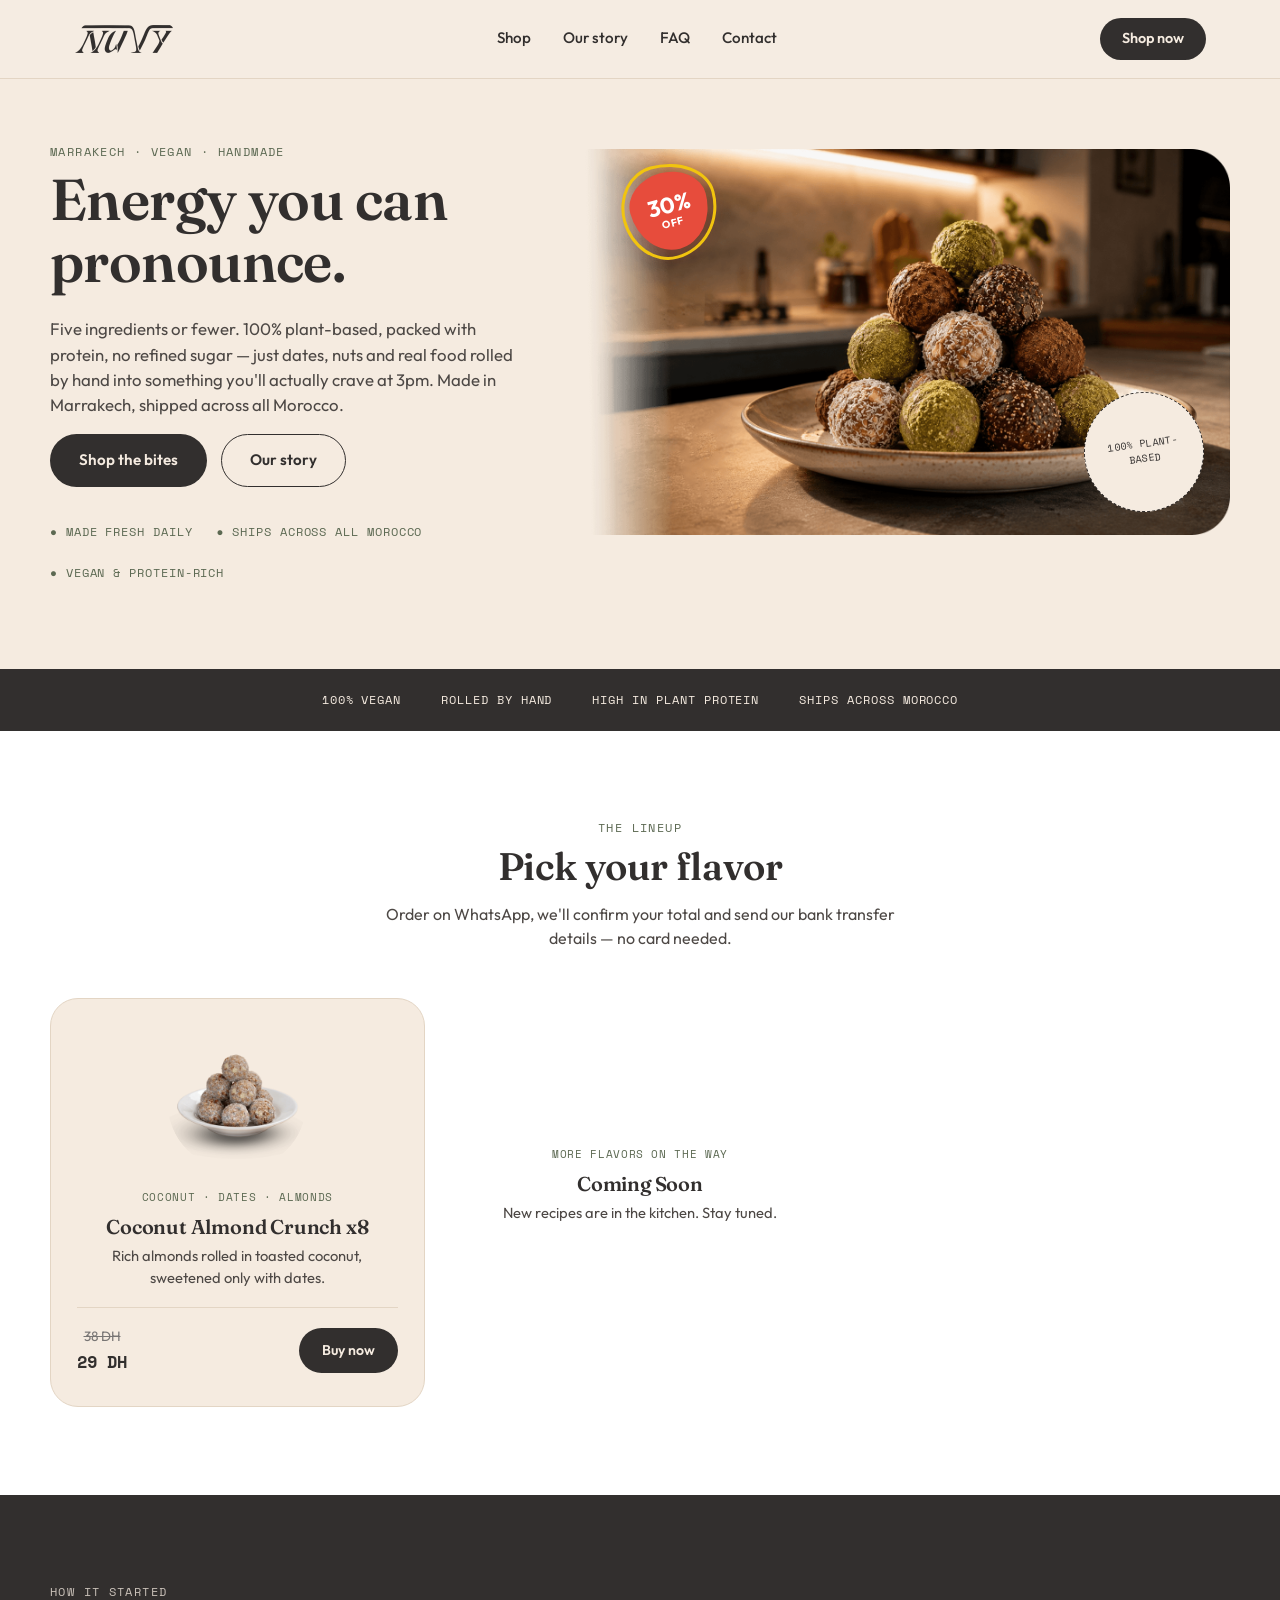
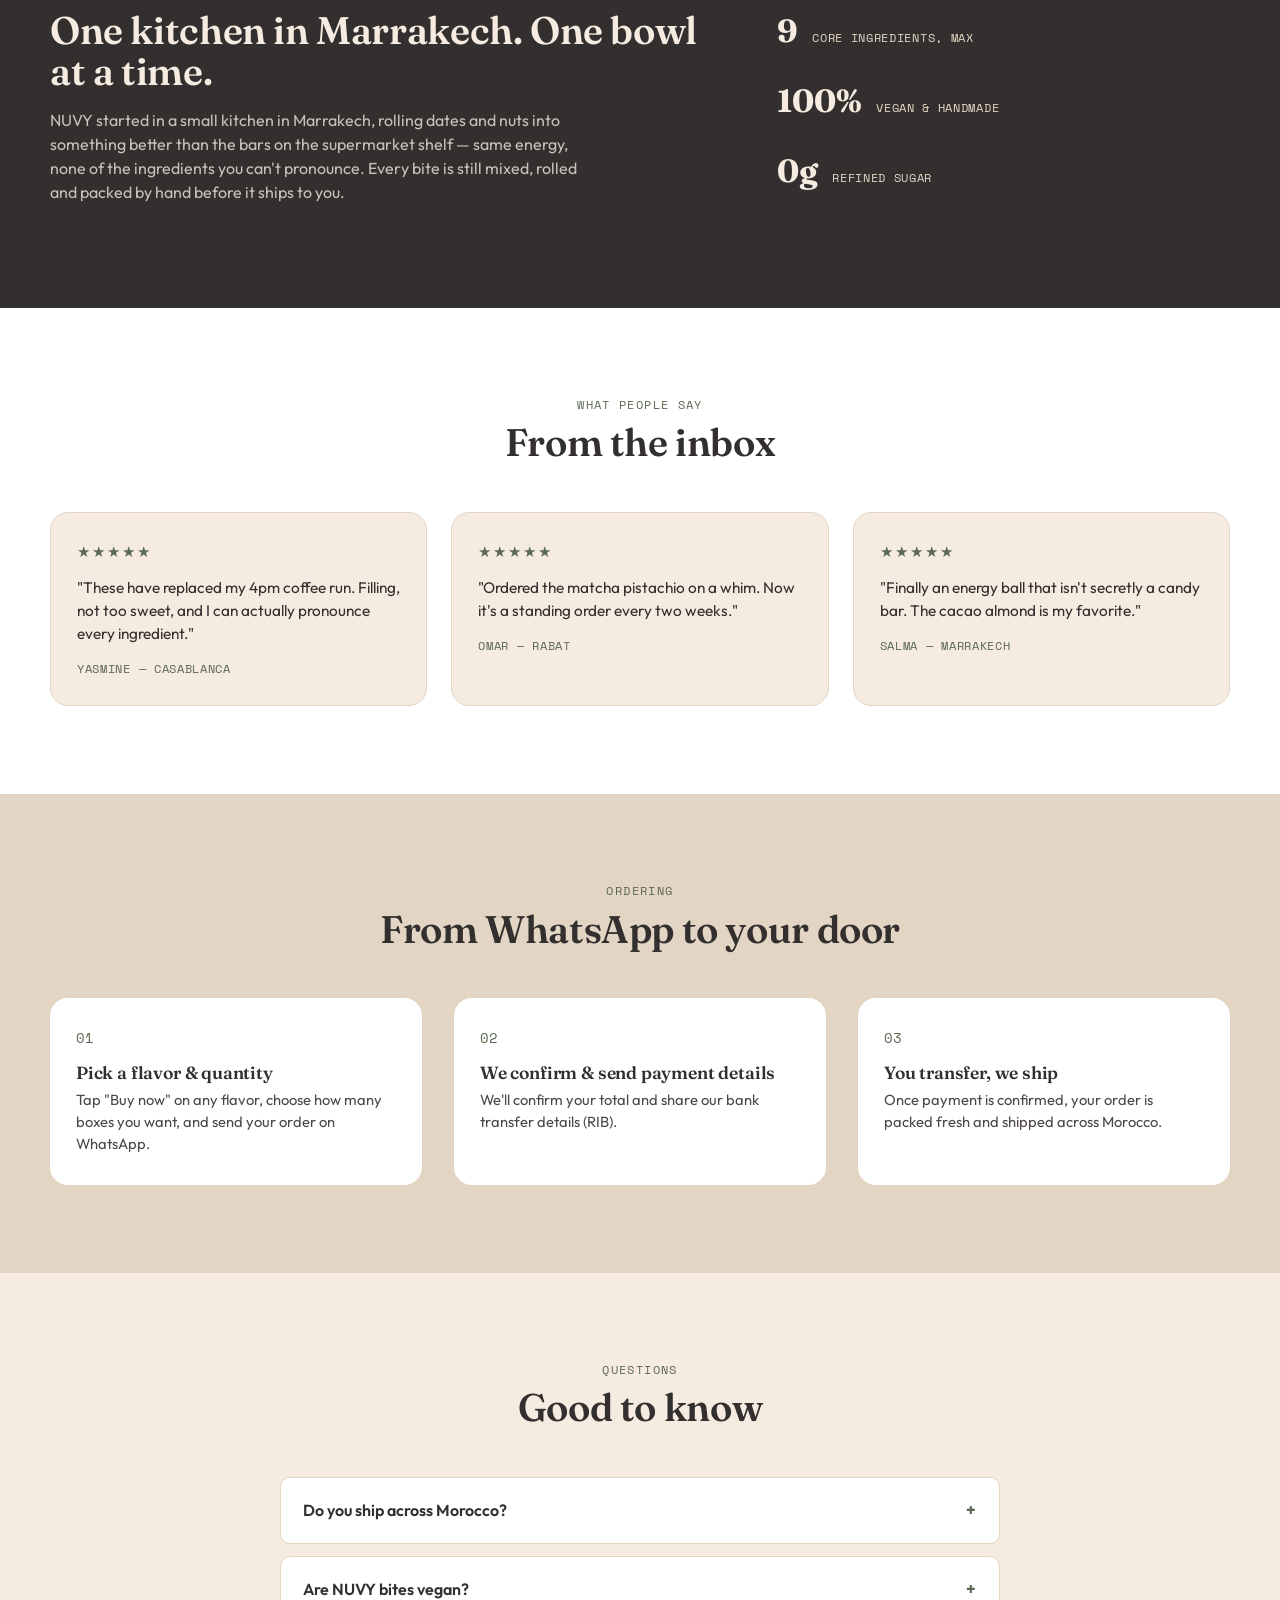
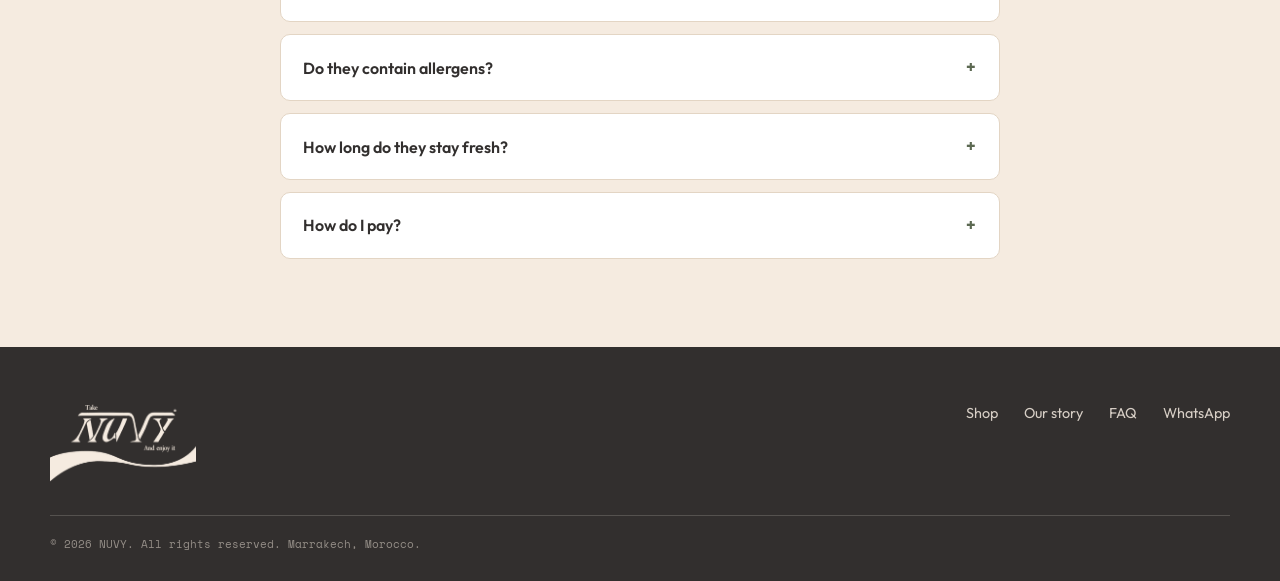
<file: index.html>
<!DOCTYPE html>
<html lang="en">
<head>
<!-- Google tag (gtag.js) -->
<script async src="https://www.googletagmanager.com/gtag/js?id=G-6GX1M61ZEK"></script>
<script>
window.dataLayer = window.dataLayer || [];
function gtag(){dataLayer.push(arguments);}
gtag('js', new Date());
gtag('config', 'G-6GX1M61ZEK');
</script>
<meta charset="UTF-8">
<meta name="viewport" content="width=device-width, initial-scale=1.0">
<title>NUVY — Take NUVY and Enjoy It</title>
<meta name="description" content="Vegan, protein-rich energy bites handmade in Marrakech. Five ingredients or fewer, no refined sugar. Order on WhatsApp, pay by bank transfer, shipped across Morocco.">
<link rel="icon" type="image/png" href="images/favicon.png">
<link rel="preconnect" href="https://fonts.googleapis.com">
<link rel="preconnect" href="https://fonts.gstatic.com" crossorigin>
<link href="https://fonts.googleapis.com/css2?family=Fraunces:opsz,wght@9..144,400;9..144,500;9..144,600;9..144,700&family=Outfit:wght@300;400;500;600;700&family=Space+Mono:wght@400;700&display=swap" rel="stylesheet">
<link rel="stylesheet" href="style.css">
</head>
<body>
<header class="nav" id="top">
<div class="nav-inner">
<!-- LOGO: wordmark image, see images/logos/logo-wordmark.png -->
<a href="#top" class="logo"><img src="images/logos/logo-wordmark.png" alt="NUVY" class="logo-img"></a>
<button class="nav-toggle" id="navToggle" aria-label="Open menu" aria-expanded="false">
<span></span><span></span><span></span>
</button>
<nav class="nav-links" id="navLinks">
<a href="#shop">Shop</a>
<a href="#story">Our story</a>
<a href="#faq">FAQ</a>
<a href="#contact">Contact</a>
</nav>
<a href="#shop" class="nav-cta">Shop now</a>
</div>
</header>

<main>
<!-- HERO -->
<section class="hero">
<div class="hero-inner">
<div class="hero-text reveal">
<p class="eyebrow">Marrakech · Vegan · Handmade</p>
<h1>Energy you can pronounce.</h1>
<p class="hero-sub">Five ingredients or fewer. 100% plant-based, packed with protein, no refined sugar — just dates, nuts and real food rolled by hand into something you'll actually crave at 3pm. Made in Marrakech, shipped across all Morocco.</p>
<div class="hero-actions">
<a href="#shop" class="btn btn-primary">Shop the bites</a>
<a href="#story" class="btn btn-ghost">Our story</a>
</div>
<ul class="trust-row">
<li>Made fresh daily</li>
<li>Ships across all Morocco</li>
<li>Vegan &amp; protein-rich</li>
</ul>
</div>

<div class="hero-visual reveal" aria-hidden="true">
<picture>
  <source media="(max-width: 860px)" srcset="images/hero-bites-mobile.png">
  <img src="images/hero-bites.png" alt="Plate of NUVY energy bites on a kitchen counter" class="hero-photo">
</picture>
<div class="stamp">100% plant-based</div>
<div class="badge-off">
<span>30%</span>
<span>OFF</span>
</div>
</div>
</div>
</section>

<!-- VALUE STRIP -->
<section class="value-strip reveal">
<ul>
<li>100% vegan</li>
<li>Rolled by hand</li>
<li>High in plant protein</li>
<li>Ships across Morocco</li>
</ul>
</section>

<!-- SHOP -->
<section class="shop" id="shop">
<div class="section-head reveal">
<p class="eyebrow">The lineup</p>
<h2>Pick your flavor</h2>
<p style="max-width:48ch;margin:0 auto;">Order on WhatsApp, we'll confirm your total and send our bank transfer details — no card needed.
</p>
</div>
<div class="product-grid" id="productGrid">
<!-- Product cards are rendered automatically from the PRODUCTS list in script.js -->
</div>
</section>

<!-- STORY -->
<section class="story" id="story">
<div class="story-inner">
<div class="story-text reveal">
<p class="eyebrow">How it started</p>
<h2>One kitchen in Marrakech. One bowl at a time.</h2>
<p>NUVY started in a small kitchen in Marrakech, rolling dates and nuts into something better than the bars on the supermarket shelf — same energy, none of the ingredients you can't pronounce. Every bite is still mixed, rolled and packed by hand before it ships to you.</p>
</div>
<div class="story-stats reveal">
<div><strong>9</strong><span>core ingredients, max</span></div>
<div><strong>100%</strong><span>vegan &amp; handmade</span></div>
<div><strong>0g</strong><span>refined sugar</span></div>
</div>
</div>
</section>

<!-- TESTIMONIALS — placeholder content, see README -->
<section class="testimonials">
<div class="section-head reveal">
<p class="eyebrow">What people say</p>
<h2>From the inbox</h2>
</div>
<div class="testimonial-grid">
<article class="testimonial-card reveal">
<p class="stars" aria-hidden="true">★★★★★</p>
<p class="testimonial-quote">"These have replaced my 4pm coffee run. Filling, not too sweet, and I can actually pronounce every ingredient."</p>
<p class="testimonial-name">Yasmine — Casablanca</p>
</article>
<article class="testimonial-card reveal">
<p class="stars" aria-hidden="true">★★★★★</p>
<p class="testimonial-quote">"Ordered the matcha pistachio on a whim. Now it's a standing order every two weeks."</p>
<p class="testimonial-name">Omar — Rabat</p>
</article>
<article class="testimonial-card reveal">
<p class="stars" aria-hidden="true">★★★★★</p>
<p class="testimonial-quote">"Finally an energy ball that isn't secretly a candy bar. The cacao almond is my favorite."</p>
<p class="testimonial-name">Salma — Marrakech</p>
</article>
</div>
</section>

<!-- HOW IT WORKS -->
<section class="how">
<div class="section-head reveal">
<p class="eyebrow">Ordering</p>
<h2>From WhatsApp to your door</h2>
</div>
<ol class="steps">
<li class="reveal">
<span class="step-num">01</span>
<h3>Pick a flavor & quantity</h3>
<p>Tap "Buy now" on any flavor, choose how many boxes you want, and send your order on WhatsApp.</p>
</li>
<li class="reveal">
<span class="step-num">02</span>
<h3>We confirm &amp; send payment details</h3>
<p>We'll confirm your total and share our bank transfer details (RIB).</p>
</li>
<li class="reveal">
<span class="step-num">03</span>
<h3>You transfer, we ship</h3>
<p>Once payment is confirmed, your order is packed fresh and shipped across Morocco.</p>
</li>
</ol>
</section>

<!-- FAQ -->
<section class="faq" id="faq">
<div class="section-head reveal">
<p class="eyebrow">Questions</p>
<h2>Good to know</h2>
</div>
<div class="faq-list reveal">
<details>
<summary>Do you ship across Morocco?</summary>
<p>Yes — we ship to every city in Morocco. Delivery usually takes 2–4 business days depending on your location.</p>
</details>
<details>
<summary>Are NUVY bites vegan?</summary>
<p>Yes — every flavor is 100% plant-based, naturally sweetened with dates or maple syrup, and a good source of plant protein.</p>
</details>
<details>
<summary>Do they contain allergens?</summary>
<p>Most flavors contain tree nuts. Each product card lists its core ingredients — check before ordering if you have allergies.</p>
</details>
<details>
<summary>How long do they stay fresh?</summary>
<p>Up to 2 weeks at room temperature, or up to a month refrigerated.</p>
</details>
<details>
<summary>How do I pay?</summary>
<p>Every flavor has an "Order on WhatsApp" button. Message us there and we'll confirm your total and send our bank transfer details — no card or account needed.</p>
</details>
</div>
</section>
</main>

<footer class="footer" id="contact">
<div class="footer-inner">
<div class="footer-brand">
<img src="images/logos/logo-main-cream.png" alt="NUVY — Take NUVY, and enjoy it" class="footer-logo-img">
</div>
<div class="footer-links">
<a href="#shop">Shop</a>
<a href="#story">Our story</a>
<a href="#faq">FAQ</a>
<a href="https://wa.me/212600000000" target="_blank" rel="noopener">WhatsApp</a>
</div>
</div>
<p class="footer-bottom">© 2026 NUVY. All rights reserved. Marrakech, Morocco.</p>
</footer>

<div class="toast" id="toast" role="status" aria-live="polite"></div>
<script src="script.js"></script>
</body>
</html>
</file>
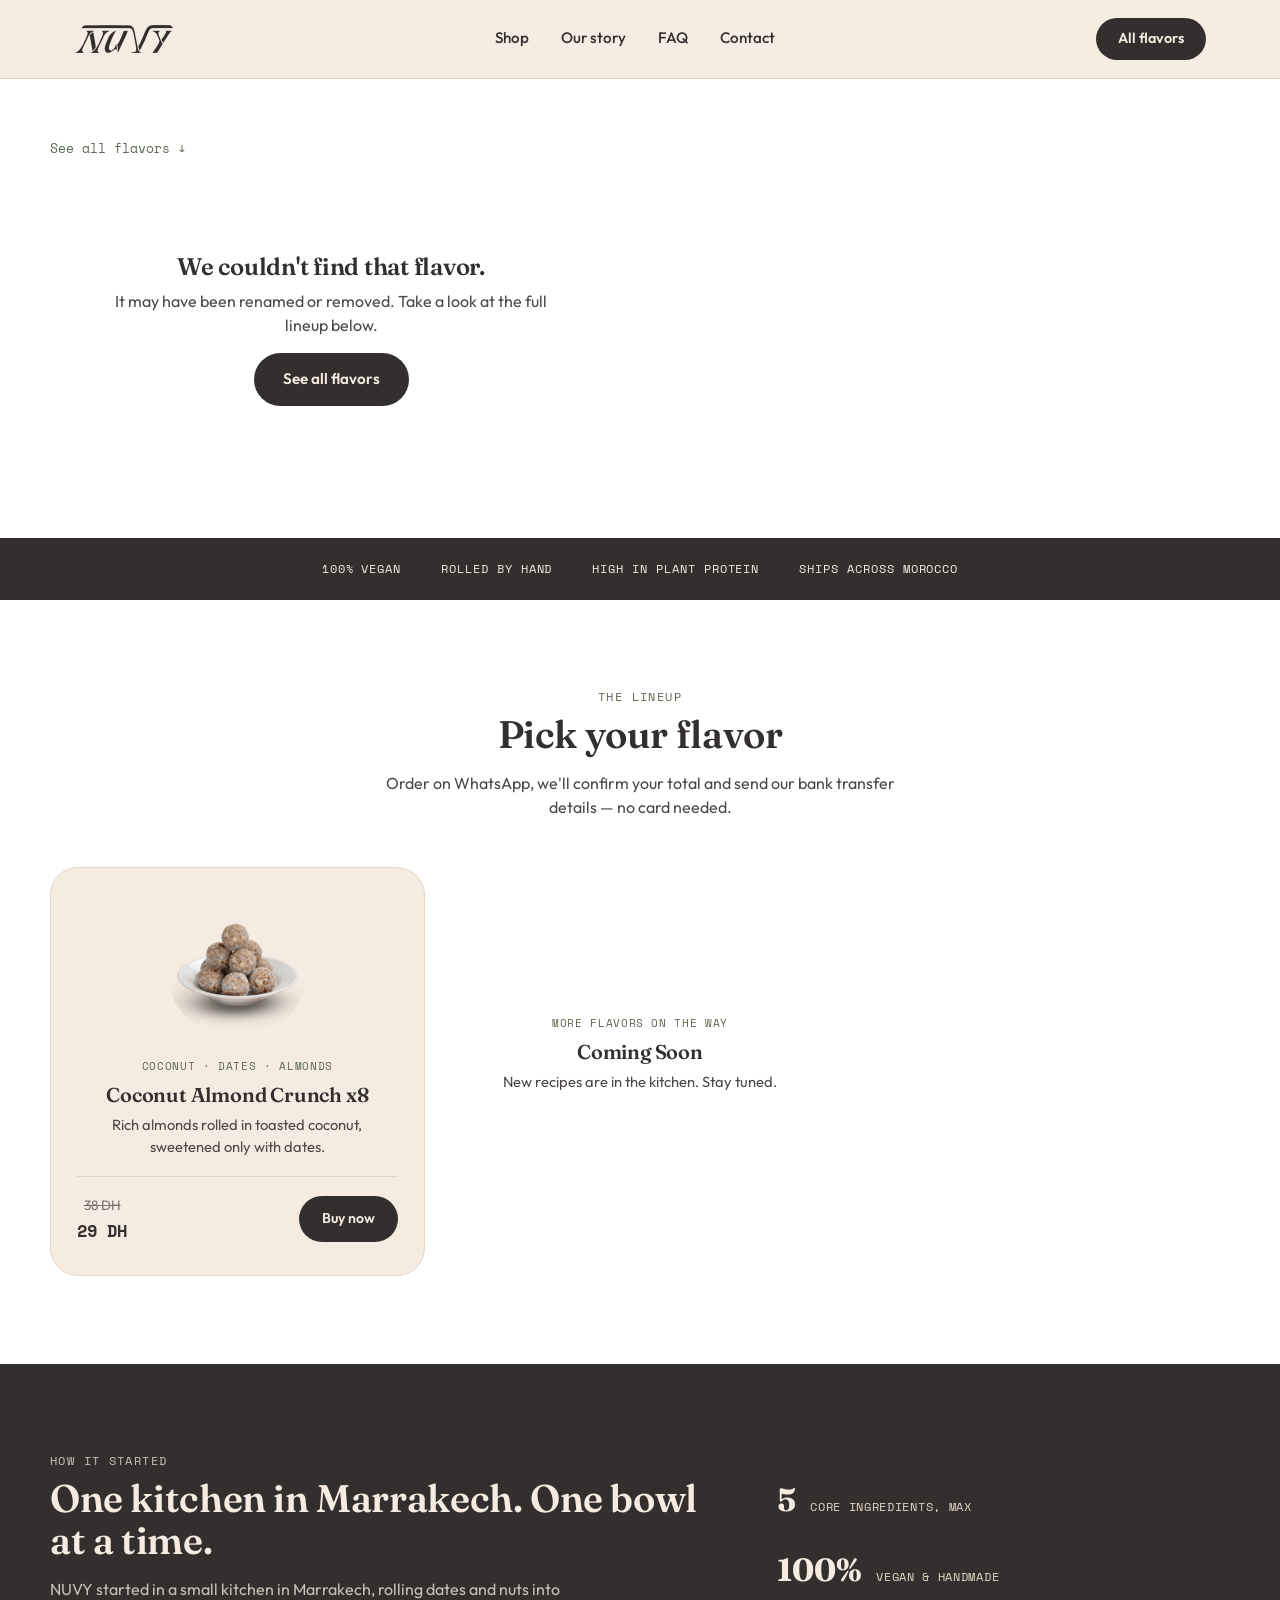
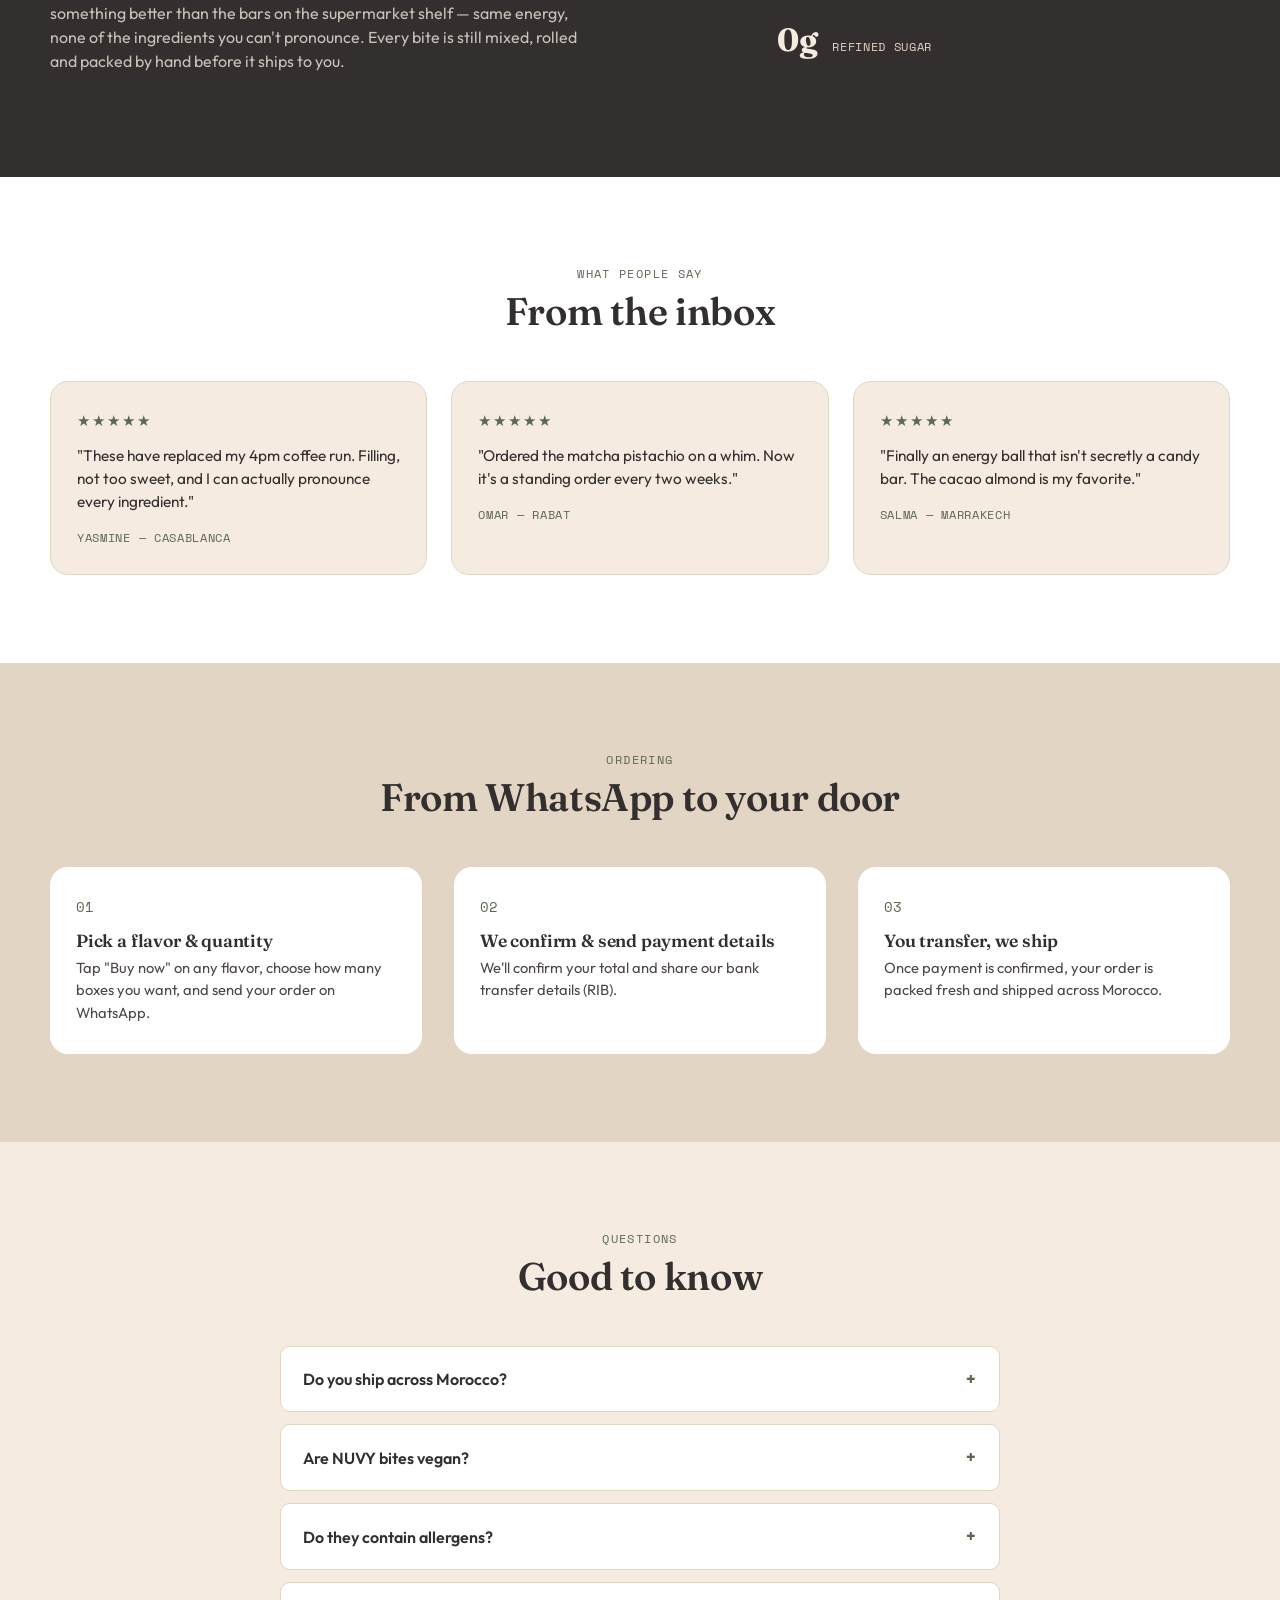
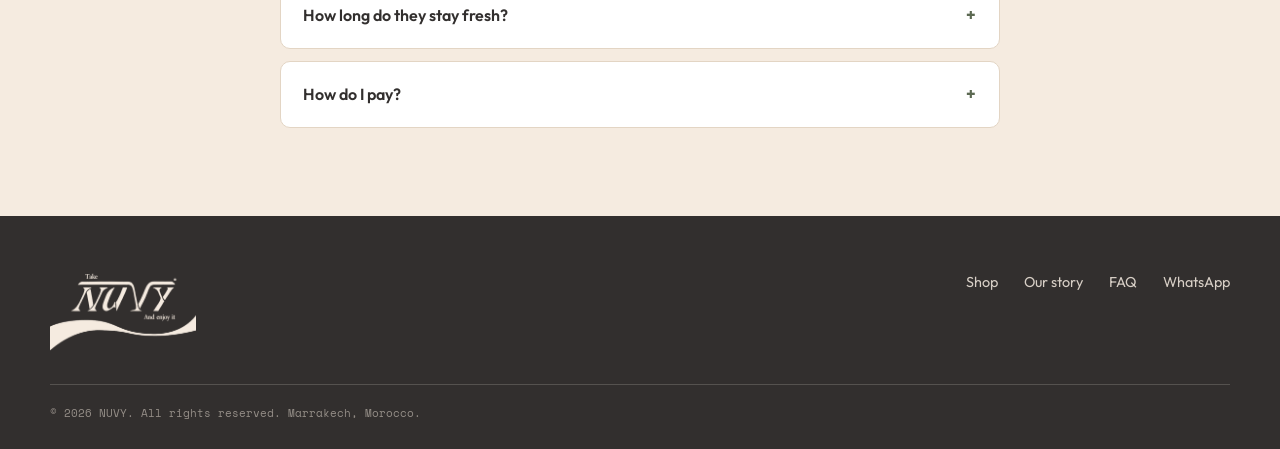
<file: product.html>
<!DOCTYPE html>
<html lang="en">
<head>
<meta charset="UTF-8">
<meta name="viewport" content="width=device-width, initial-scale=1.0">
<title>Order Now — NUVY</title>
<meta name="description" content="Choose your quantity and order your NUVY energy bites on WhatsApp.">

<link rel="icon" type="image/png" href="images/logos/favicon.png">

<link rel="preconnect" href="https://fonts.googleapis.com">
<link rel="preconnect" href="https://fonts.gstatic.com" crossorigin>
<link href="https://fonts.googleapis.com/css2?family=Fraunces:opsz,wght@9..144,400;9..144,500;9..144,600;9..144,700&family=Outfit:wght@300;400;500;600;700&family=Space+Mono:wght@400;700&display=swap" rel="stylesheet">

<link rel="stylesheet" href="style.css">
</head>
<body>

<header class="nav" id="top">
  <div class="nav-inner">
    <!-- LOGO: wordmark image, see images/logo-wordmark.png -->
    <a href="#top" class="logo"><img src="images/logos/logo-wordmark.png" alt="NUVY" class="logo-img"></a>
    <button class="nav-toggle" id="navToggle" aria-label="Open menu" aria-expanded="false">
      <span></span><span></span><span></span>
    </button>
    <nav class="nav-links" id="navLinks">
      <a href="#shop">Shop</a>
      <a href="#story">Our story</a>
      <a href="#faq">FAQ</a>
      <a href="#contact">Contact</a>
    </nav>
    <a href="#shop" class="nav-cta">All flavors</a>
  </div>
</header>

<main>

  <!-- ORDER PANEL — this is the only part that's different per flavor -->
  <section class="product-page">
    <div class="product-page-inner">
      <a href="#shop" class="back-link">See all flavors ↓</a>
      <div class="detail-grid" id="productDetail">
        <!-- Filled automatically by script.js based on the ?id= in the URL -->
      </div>
    </div>
  </section>

  <!-- VALUE STRIP -->
  <section class="value-strip reveal">
    <ul>
      <li>100% vegan</li>
      <li>Rolled by hand</li>
      <li>High in plant protein</li>
      <li>Ships across Morocco</li>
    </ul>
  </section>

  <!-- SHOP -->
  <section class="shop" id="shop">
    <div class="section-head reveal">
      <p class="eyebrow">The lineup</p>
      <h2>Pick your flavor</h2>
      <p style="max-width:48ch;margin:0 auto;">Order on WhatsApp, we'll confirm your total and send our bank transfer details — no card needed.</p>
    </div>

    <div class="product-grid" id="productGrid">
      <!-- Product cards are rendered automatically from the PRODUCTS list in script.js -->
    </div>
  </section>

  <!-- STORY -->
  <section class="story" id="story">
    <div class="story-inner">
      <div class="story-text reveal">
        <p class="eyebrow">How it started</p>
        <h2>One kitchen in Marrakech. One bowl at a time.</h2>
        <p>NUVY started in a small kitchen in Marrakech, rolling dates and nuts into something better than the bars on the supermarket shelf — same energy, none of the ingredients you can't pronounce. Every bite is still mixed, rolled and packed by hand before it ships to you.</p>
      </div>
      <div class="story-stats reveal">
        <div><strong>5</strong><span>core ingredients, max</span></div>
        <div><strong>100%</strong><span>vegan &amp; handmade</span></div>
        <div><strong>0g</strong><span>refined sugar</span></div>
      </div>
    </div>
  </section>

  <!-- TESTIMONIALS — placeholder content, see README -->
  <section class="testimonials">
    <div class="section-head reveal">
      <p class="eyebrow">What people say</p>
      <h2>From the inbox</h2>
    </div>
    <div class="testimonial-grid">
      <article class="testimonial-card reveal">
        <p class="stars" aria-hidden="true">★★★★★</p>
        <p class="testimonial-quote">"These have replaced my 4pm coffee run. Filling, not too sweet, and I can actually pronounce every ingredient."</p>
        <p class="testimonial-name">Yasmine — Casablanca</p>
      </article>
      <article class="testimonial-card reveal">
        <p class="stars" aria-hidden="true">★★★★★</p>
        <p class="testimonial-quote">"Ordered the matcha pistachio on a whim. Now it's a standing order every two weeks."</p>
        <p class="testimonial-name">Omar — Rabat</p>
      </article>
      <article class="testimonial-card reveal">
        <p class="stars" aria-hidden="true">★★★★★</p>
        <p class="testimonial-quote">"Finally an energy ball that isn't secretly a candy bar. The cacao almond is my favorite."</p>
        <p class="testimonial-name">Salma — Marrakech</p>
      </article>
    </div>
  </section>

  <!-- HOW IT WORKS -->
  <section class="how">
    <div class="section-head reveal">
      <p class="eyebrow">Ordering</p>
      <h2>From WhatsApp to your door</h2>
    </div>
    <ol class="steps">
      <li class="reveal">
        <span class="step-num">01</span>
        <h3>Pick a flavor & quantity</h3>
        <p>Tap "Buy now" on any flavor, choose how many boxes you want, and send your order on WhatsApp.</p>
      </li>
      <li class="reveal">
        <span class="step-num">02</span>
        <h3>We confirm &amp; send payment details</h3>
        <p>We'll confirm your total and share our bank transfer details (RIB).</p>
      </li>
      <li class="reveal">
        <span class="step-num">03</span>
        <h3>You transfer, we ship</h3>
        <p>Once payment is confirmed, your order is packed fresh and shipped across Morocco.</p>
      </li>
    </ol>
  </section>

  <!-- FAQ -->
  <section class="faq" id="faq">
    <div class="section-head reveal">
      <p class="eyebrow">Questions</p>
      <h2>Good to know</h2>
    </div>
    <div class="faq-list reveal">
      <details>
        <summary>Do you ship across Morocco?</summary>
        <p>Yes — we ship to every city in Morocco. Delivery usually takes 2–4 business days depending on your location.</p>
      </details>
      <details>
        <summary>Are NUVY bites vegan?</summary>
        <p>Yes — every flavor is 100% plant-based, naturally sweetened with dates or maple syrup, and a good source of plant protein.</p>
      </details>
      <details>
        <summary>Do they contain allergens?</summary>
        <p>Most flavors contain tree nuts. Each product page lists its full ingredients — check before ordering if you have allergies.</p>
      </details>
      <details>
        <summary>How long do they stay fresh?</summary>
        <p>Up to 2 weeks at room temperature, or up to a month refrigerated.</p>
      </details>
      <details>
        <summary>How do I pay?</summary>
        <p>Every flavor has an "Order on WhatsApp" button. Message us there and we'll confirm your total and send our bank transfer details — no card or account needed.</p>
      </details>
    </div>
  </section>

</main>

<footer class="footer" id="contact">
  <div class="footer-inner">
    <div class="footer-brand">
      <img src="images/logos/logo-main-cream.png" alt="NUVY — Take NUVY, and enjoy it" class="footer-logo-img">
    </div>
    <div class="footer-links">
      <a href="#shop">Shop</a>
      <a href="#story">Our story</a>
      <a href="#faq">FAQ</a>
      <a href="https://wa.me/212600000000" target="_blank" rel="noopener">WhatsApp</a>
    </div>
  </div>
  <p class="footer-bottom">© 2026 NUVY. All rights reserved. Marrakech, Morocco.</p>
</footer>

<div class="toast" id="toast" role="status" aria-live="polite"></div>

<script src="script.js"></script>
</body>
</html>
</file>
<file: style.css>
/* ============================
   TOKENS
   ============================ */
:root{
  --cream:#F5EBE0;
  --tan:#E3D5C4;
  --charcoal:#322F2E;
  --white:#FFFFFF;
  --sage:#76836A;
  --sage-dark:#5C6952;

  --cacao:#6B4A3E;
  --peanut:#C49A6C;
  --coconut:#EDE3D3;
  --matcha:#76836A;
  --chai:#A9744F;
  --espresso:#4A3B33;

  --font-display:'Fraunces', serif;
  --font-body:'Outfit', sans-serif;
  --font-mono:'Space Mono', monospace;

  --radius-lg:28px;
  --radius-md:18px;
  --radius-sm:10px;
  --container:1180px;
}

*,*::before,*::after{ box-sizing:border-box; }
html{ scroll-behavior:smooth; }
@media (prefers-reduced-motion: reduce){
  html{ scroll-behavior:auto; }
  *{ animation-duration:0.001ms !important; animation-iteration-count:1 !important; transition-duration:0.001ms !important; }
}

body{
  margin:0;
  font-family:var(--font-body);
  background:var(--white);
  color:var(--charcoal);
  -webkit-font-smoothing:antialiased;
  line-height:1.5;
}

h1,h2,h3{
  font-family:var(--font-display);
  font-weight:600;
  line-height:1.08;
  margin:0 0 0.4em;
  letter-spacing:-0.01em;
}

p{ margin:0 0 1em; color:#4d4845; }

a{ color:inherit; text-decoration:none; }

img{ max-width:100%; display:block; }

:focus-visible{
  outline:2px solid var(--sage-dark);
  outline-offset:3px;
}

.eyebrow{
  font-family:var(--font-mono);
  text-transform:uppercase;
  letter-spacing:0.12em;
  font-size:0.72rem;
  color:var(--sage-dark);
  margin-bottom:0.8em;
}

/* ============================
   LAYOUT HELPERS
   ============================ */
section{ padding:88px 24px; }
.section-head{ max-width:640px; margin:0 auto 48px; text-align:center; }
.section-head h2{ font-size:clamp(1.8rem, 3vw, 2.5rem); }

/* ============================
   BUTTONS
   ============================ */
.btn{
  display:inline-flex;
  align-items:center;
  justify-content:center;
  gap:8px;
  font-family:var(--font-body);
  font-weight:600;
  font-size:0.95rem;
  padding:14px 28px;
  border-radius:100px;
  cursor:pointer;
  border:1.5px solid transparent;
  transition:transform 0.18s ease, background 0.18s ease, color 0.18s ease, border-color 0.18s ease;
  white-space:nowrap;
}
.btn:hover{ transform:translateY(-2px); }
.btn-primary{ background:var(--charcoal); color:var(--cream); }
.btn-primary:hover{ background:var(--sage-dark); }
.btn-ghost{ background:transparent; color:var(--charcoal); border-color:var(--charcoal); }
.btn-ghost:hover{ background:var(--charcoal); color:var(--cream); }
.btn-buy{ background:var(--charcoal); color:var(--cream); padding:11px 22px; font-size:0.88rem; }
.btn-buy:hover{ background:var(--sage-dark); }

/* ============================
   NAV
   ============================ */
.nav{
  position:sticky; top:0; z-index:50;
  background:rgba(245,235,224,0.92);
  backdrop-filter:blur(10px);
  border-bottom:1px solid var(--tan);
}
.nav-inner{
  max-width:var(--container);
  margin:0 auto;
  padding:18px 24px;
  display:flex;
  align-items:center;
  justify-content:space-between;
  gap:24px;
}
.logo{
  font-family:var(--font-display);
  font-weight:700;
  font-size:1.4rem;
  letter-spacing:0.02em;
  display:flex;
  flex-direction:column;
  line-height:1;
}
.logo span{
  font-family:var(--font-mono);
  font-size:0.6rem;
  text-transform:uppercase;
  letter-spacing:0.15em;
  font-weight:400;
  color:var(--sage-dark);
  margin-top:4px;
}
.logo-img{ height:30px; width:auto; display:block; }
.nav-links{ display:flex; gap:32px; }
.nav-links a{ font-weight:500; font-size:0.95rem; position:relative; }
.nav-links a::after{
  content:""; position:absolute; left:0; right:0; bottom:-4px; height:2px;
  background:var(--sage-dark); transform:scaleX(0); transform-origin:left;
  transition:transform 0.2s ease;
}
.nav-links a:hover::after{ transform:scaleX(1); }
.nav-cta{
  background:var(--charcoal); color:var(--cream);
  padding:10px 22px; border-radius:100px; font-weight:600; font-size:0.9rem;
  transition:background 0.18s ease;
}
.nav-cta:hover{ background:var(--sage-dark); }
.nav-toggle{
  display:none; background:none; border:0; cursor:pointer;
  width:32px; height:24px; flex-direction:column; justify-content:space-between;
  padding:0;
}
.nav-toggle span{ display:block; height:2px; background:var(--charcoal); border-radius:2px; }

@media (max-width:860px){
  .nav-links{
    position:absolute; top:100%; left:0; right:0;
    background:var(--white);
    flex-direction:column;
    padding:20px 24px 28px;
    border-bottom:1px solid var(--tan);
    gap:18px;
    display:none;
  }
  .nav-links.open{ display:flex; }
  .nav-toggle{ display:flex; }
  .nav-cta{ display:none; }
}

/* ============================
   HERO
   ============================ */
.hero{ padding-top:64px; background:var(--cream); }
.hero-inner{
  max-width:var(--container);
  margin:0 auto;
  display:grid;
  grid-template-columns:0.85fr 1.15fr;
  gap:48px;
  align-items:center;
}
.hero-text h1{ font-size:clamp(2.4rem, 4.6vw, 3.6rem); }
.hero-sub{ max-width:46ch; font-size:1.05rem; }
.hero-actions{ display:flex; gap:14px; flex-wrap:wrap; margin-bottom:36px; }
.trust-row{
  list-style:none; padding:0; margin:0; display:flex; gap:24px; flex-wrap:wrap;
  font-family:var(--font-mono); font-size:0.72rem; text-transform:uppercase; letter-spacing:0.08em;
  color:var(--sage-dark);
}
.trust-row li::before{ content:"●  "; }

.hero-visual{
  position:relative;
  /* height: 320px; */
  margin-top:-40px;
}
.hero-photo{
  width:100%;
  height:100%;
  object-fit:cover;
  object-position:center 25%;
  /* border-radius:var(--radius-lg); */
  display:block;
}
.stamp{
  position:absolute;
  bottom:6%;
  right:4%;
  width:clamp(90px, 16vw, 120px); height:clamp(90px, 16vw, 120px);
  border:1.5px dashed var(--charcoal);
  border-radius:50%;
  display:flex; align-items:center; justify-content:center;
  text-align:center;
  font-family:var(--font-mono);
  font-size:0.62rem;
  text-transform:uppercase;
  letter-spacing:0.04em;
  padding:14px;
  transform:rotate(-8deg);
  background:var(--cream);
}

/* ============================
   SPECKLED BALL — signature element
   ============================ */
.ball{
  position:relative;
  border-radius:50%;
  background:
    radial-gradient(circle at 28% 22%, rgba(255,255,255,0.4) 0%, transparent 38%),
    radial-gradient(circle at 72% 75%, rgba(0,0,0,0.16) 0%, transparent 42%),
    var(--ball-color, var(--cacao));
  box-shadow:
    inset 0 -10px 18px rgba(0,0,0,0.18),
    inset 0 6px 12px rgba(255,255,255,0.22);
}
.ball::after{
  content:"";
  position:absolute; inset:0; border-radius:50%;
  background-image:
    radial-gradient(circle, rgba(255,255,255,0.55) 1.6px, transparent 1.7px),
    radial-gradient(circle, rgba(0,0,0,0.22) 1.6px, transparent 1.7px),
    radial-gradient(circle, rgba(255,255,255,0.45) 1.2px, transparent 1.3px),
    radial-gradient(circle, rgba(0,0,0,0.18) 1.2px, transparent 1.3px);
  background-size:18px 18px, 23px 23px, 13px 13px, 20px 20px;
  background-position:8% 18%, 58% 48%, 28% 72%, 78% 28%;
  opacity:0.85;
  mix-blend-mode:multiply;
}
.flavor-cacao{ --ball-color:var(--cacao); }
.flavor-peanut{ --ball-color:var(--peanut); }
.flavor-coconut{ --ball-color:var(--coconut); }
.flavor-matcha{ --ball-color:var(--matcha); }
.flavor-chai{ --ball-color:var(--chai); }
.flavor-espresso{ --ball-color:var(--espresso); }

.hero-visual .ball{ position:absolute; left:var(--x); top:var(--y); }
.ball-lg{ width:190px; height:190px; }
.ball-md{ width:120px; height:120px; }
.ball-sm{ width:88px; height:88px; }
.ball-card{ width:130px; height:130px; margin:0 auto 18px; }


@media (max-width:860px){
  .hero-inner{ grid-template-columns:1fr; }
  .hero-visual{ height:100%; width:100%; margin:0 auto; order:-1; }
}

/* ============================
   VALUE STRIP
   ============================ */
.value-strip{
  background:var(--charcoal);
  padding:22px 24px;
}
.value-strip ul{
  max-width:var(--container);
  margin:0 auto;
  list-style:none;
  padding:0;
  display:flex;
  justify-content:center;
  flex-wrap:wrap;
  gap:14px 40px;
  font-family:var(--font-mono);
  font-size:0.74rem;
  text-transform:uppercase;
  letter-spacing:0.08em;
  color:var(--cream);
}

/* ============================
   SHOP
   ============================ */
.shop{ background:var(--white); }
.product-grid{
  max-width:var(--container);
  margin:0 auto;
  display:grid;
  grid-template-columns:repeat(3, 1fr);
  gap:28px;
}
.product-card{
  background:var(--cream);
  border:1px solid var(--tan);
  border-radius:var(--radius-lg);
  padding:32px 26px;
  text-align:center;
  transition:transform 0.22s ease, box-shadow 0.22s ease;
}
.product-card:hover{
  transform:translateY(-6px);
  box-shadow:0 18px 32px -18px rgba(50,47,46,0.35);
}
.stamp-tag{
  font-family:var(--font-mono);
  font-size:0.68rem;
  text-transform:uppercase;
  letter-spacing:0.06em;
  color:var(--sage-dark);
  margin-bottom:10px;
}
.product-card h3{ font-size:1.25rem; }
.product-desc{ font-size:0.92rem; min-height:42px; }
.product-footer{
  display:flex;
  align-items:center;
  justify-content:space-between;
  margin-top:18px;
  padding-top:18px;
  border-top:1px solid var(--tan);
}
.price{ font-family:var(--font-mono); font-weight:700; font-size:1.05rem; }

@media (max-width:980px){ .product-grid{ grid-template-columns:repeat(2, 1fr); } }
@media (max-width:600px){ .product-grid{ grid-template-columns:1fr; } }

/* ============================
   TESTIMONIALS
   ============================ */
.testimonials{ background:var(--white); }
.testimonial-grid{
  max-width:var(--container);
  margin:0 auto;
  display:grid;
  grid-template-columns:repeat(3, 1fr);
  gap:24px;
}
.testimonial-card{
  background:var(--cream);
  border:1px solid var(--tan);
  border-radius:var(--radius-md);
  padding:28px 26px;
}
.stars{ color:var(--sage-dark); letter-spacing:2px; margin:0 0 12px; font-size:0.95rem; }
.testimonial-quote{ font-size:0.96rem; color:var(--charcoal); }
.testimonial-name{
  font-family:var(--font-mono);
  font-size:0.72rem;
  text-transform:uppercase;
  letter-spacing:0.06em;
  color:var(--sage-dark);
  margin:0;
}
@media (max-width:860px){ .testimonial-grid{ grid-template-columns:1fr; } }

/* ============================
   PRODUCT DETAIL PAGE
   ============================ */

  .product-card.coming-soon {
  background: transparent;
  box-shadow: none;
  border: none;
}

.price-wrapper {
  display: flex;
  flex-direction: column;
  gap: 2px;
}

.price-old {
  text-decoration: line-through;
  color: #6b6969;
  font-size: 0.85em;
  opacity: 0.9;
}

.badge-off {
  position: absolute;
  top: 6%;
  left: 8%;
  width: clamp(56px, 10vw, 78px);
  height: clamp(56px, 10vw, 78px);
  background: #e74c3c;
  border-radius: 50% 50% 50% 50% / 40% 40% 60% 60%;
  display: flex;
  flex-direction: column;
  align-items: center;
  justify-content: center;
  color: #fff;
  font-family: 'Outfit', sans-serif;
  font-weight: 700;
  line-height: 1.1;
  box-shadow: 0 4px 16px rgba(231,76,60,0.25);
  z-index: 10;
  transform: rotate(-15deg);
  overflow: visible;
 }

.badge-off span:first-child {
  font-size: 1.4rem;
}

.badge-off span:last-child {
  font-size: 0.65rem;
  letter-spacing: 0.08em;
}

.badge-off::before {
  content: '';
  position: absolute;
  inset: -9px;
  border-radius: 42% 58% 55% 45% / 48% 42% 58% 52%;
  border: 3px solid #f1c40f;
  z-index: -1;
  animation: wobble 3s ease-in-out infinite;
}

@keyframes wobble {
  0%   { border-radius: 42% 58% 55% 45% / 48% 42% 58% 52%; }
  25%  { border-radius: 55% 45% 42% 58% / 52% 58% 42% 48%; }
  50%  { border-radius: 48% 52% 58% 42% / 55% 45% 55% 45%; }
  75%  { border-radius: 58% 42% 48% 52% / 42% 55% 45% 58%; }
  100% { border-radius: 42% 58% 55% 45% / 48% 42% 58% 52%; }
}

.product-page{ background:var(--white); padding:56px 24px 72px; }
.product-page-inner{ max-width:var(--container); margin:0 auto; }
.back-link{
  display:inline-block;
  font-family:var(--font-mono);
  font-size:0.8rem;
  color:var(--sage-dark);
  margin-bottom:36px;
}
.back-link:hover{ color:var(--charcoal); }

.detail-grid{
  display:grid;
  grid-template-columns:1fr 1fr;
  gap:56px;
  align-items:center;
}
.detail-grid > .product-extra{
  grid-column:1 / -1;
  width:100%;
  max-width:var(--container);
  margin:24px auto 0;
}
.detail-visual{ position:relative; height:340px; }
.detail-visual .ball{ position:absolute; left:var(--x); top:var(--y); }
.ball-xl{ width:260px; height:260px; }
.ball-md2{ width:140px; height:140px; }
.ball-sm2{ width:96px; height:96px; }

.detail-info h1{ font-size:clamp(1.9rem, 3.4vw, 2.6rem); margin-bottom:0.3em; }
.detail-desc{ font-size:1.02rem; max-width:48ch; }
.unit-note{
  font-family:var(--font-mono);
  font-size:0.78rem;
  color:var(--sage-dark);
  margin-top:-0.6em;
}

.qty-row{
  display:flex;
  align-items:center;
  gap:18px;
  margin:28px 0 22px;
}
.qty-label{ font-weight:600; font-size:0.95rem; }
.qty-control{
  display:flex;
  align-items:center;
  gap:0;
  border:1.5px solid var(--charcoal);
  border-radius:100px;
  overflow:hidden;
}
.qty-control button{
  width:40px; height:40px;
  border:0;
  background:var(--cream);
  color:var(--charcoal);
  font-size:1.2rem;
  cursor:pointer;
  transition:background 0.18s ease;
}
.qty-control button:hover{ background:var(--tan); }
.qty-control span{
  width:42px;
  text-align:center;
  font-family:var(--font-mono);
  font-weight:700;
}

.price-line{
  font-family:var(--font-mono);
  font-size:0.85rem;
  color:#4d4845;
  margin-bottom:2px;
}
.total-line{
  font-size:1.3rem;
  margin-bottom:22px;
}
.total-line strong{ font-family:var(--font-display); }

.btn-large{ width:100%; padding:16px 28px; font-size:1.02rem; }
.order-note{
  font-size:0.82rem;
  color:#7a7470;
  margin-top:14px;
  margin-bottom:0;
}

.delivery-select{
  margin-top:22px;
  padding-top:18px;
  border-top:1px solid rgba(50,47,46,0.12);
}
.delivery-label{
  font-size:0.9rem;
  font-weight:600;
  margin-bottom:10px;
}
.delivery-error{
  background:#fdecea;
  color:#c0392b;
  border:1.5px solid #c0392b;
  border-radius:8px;
  padding:10px 14px;
  font-weight:600;
  font-size:0.88rem;
  margin:0 0 12px;
}
.delivery-options{
  display:flex;
  gap:10px;
  flex-wrap:wrap;
}
.delivery-option{
  flex:1;
  min-width:160px;
  padding:12px 14px;
  border:1.5px solid rgba(50,47,46,0.25);
  border-radius:10px;
  background:transparent;
  color:var(--charcoal);
  font-family:inherit;
  font-size:0.9rem;
  cursor:pointer;
  transition:border-color 0.2s ease, background 0.2s ease;
}
.delivery-option span{
  display:block;
  font-size:0.78rem;
  opacity:0.7;
  margin-top:2px;
}
.delivery-option:hover{ border-color:var(--charcoal); }
.delivery-option.is-active{
  background:var(--charcoal);
  border-color:var(--charcoal);
  color:var(--cream);
}
.city-select{
  margin-top:12px;
  width:100%;
  padding:11px 14px;
  border-radius:10px;
  border:1.5px solid rgba(50,47,46,0.25);
  font-family:inherit;
  font-size:0.9rem;
  color:var(--charcoal);
  background:var(--cream);
}

.not-found{ text-align:center; padding:60px 0; }
.not-found p{ max-width:42ch; margin-left:auto; margin-right:auto; }

.product-extra{
  margin-top:32px;
  display:flex;
  flex-direction:column;
  gap:0;
  border:1px solid var(--tan);
  border-radius:var(--radius-sm);
  overflow:hidden;
}
.product-extra details{
  border:none;
  border-radius:0;
  border-bottom:1px solid var(--tan);
}
.product-extra details:last-child{
  border-bottom:none;
}
.product-extra summary{ font-size:0.92rem; }
.product-extra p{ font-size:0.9rem; }

.product-photo{
  border-radius:50%;
  object-fit:cover;
  aspect-ratio:1 / 1;
  display:block;
  object-position: 30% 60%;
}
.product-card .product-photo.ball-card{ margin:0 auto 18px; }
.product-swap{
  position:relative;
  width:140px;
  height:140px;
  margin:0 auto 18px;
  border-radius:50%;
  overflow:hidden;
}
.product-swap .product-photo{
  position:absolute;
  top:0;
  left:0;
  width:100%;
  height:100%;
  margin:0;
  transition:transform 0.7s cubic-bezier(0,0,0.2,1);
}
.product-swap .swap-in{
  transform:translateX(100%);
}
.product-swap.is-active .swap-in{
  transform:translateX(0);
}
.product-swap.is-active .product-photo:not(.swap-in){
  transform:translateX(-100%);
}

/* Bigger swap wrapper for the product detail page */
.detail-visual{
  padding-bottom:44px;
}
.detail-visual .product-swap.detail-swap{
  position:absolute;
  left:10%;
  top:5%;
  width:220px;
  height:220px;
  margin:0;
}

/* Left / right arrows for manual control on the detail page */
.swap-arrow{
  position:absolute;
  top:calc(5% + 110px);
  transform:translateY(-50%);
  width:40px;
  height:40px;
  border-radius:50%;
  border:none;
  background:rgba(0,0,0,0.55);
  color:#fff;
  font-size:1.4rem;
  line-height:1;
  cursor:pointer;
  display:flex;
  align-items:center;
  justify-content:center;
  z-index:2;
  transition:background 0.2s ease;
  pointer-events:auto;
}
.swap-arrow:hover{ background:rgba(0,0,0,0.8); }
.swap-arrow-left{ left:calc(10% - 46px); }
.swap-arrow-right{ left:calc(10% + 220px + 6px); }

/* Dot indicators under the detail-page image */
.swap-dots{
  position:absolute;
  bottom:0;
  left:10%;
  width:220px;
  display:flex;
  justify-content:center;
  gap:10px;
}
.swap-dot{
  width:10px;
  height:10px;
  padding:0;
  border:none;
  border-radius:50%;
  background:rgba(50,47,46,0.25);
  cursor:pointer;
  transition:background 0.2s ease, transform 0.2s ease;
}
.swap-dot:hover{ background:rgba(50,47,46,0.5); }
.swap-dot.is-active{
  background:var(--charcoal);
  transform:scale(1.25);
}
.hero-visual .product-photo{ position:absolute; }

.detail-visual.has-photo{
  display:flex;
  align-items:center;
  justify-content:center;
}
.detail-photo{
  width:300px;
  height:300px;
  box-shadow:0 24px 48px -24px rgba(50,47,46,0.4);
}
@media (max-width:860px){
  .detail-photo{ width:220px; height:220px; }
}

@media (max-width:860px){
  .detail-grid{ grid-template-columns:1fr; }
  .detail-visual{ height:240px; }
}

/* ============================
   STORY
   ============================ */
.story{ background:var(--charcoal); color:var(--cream); }
.story-inner{
  max-width:var(--container);
  margin:0 auto;
  display:grid;
  grid-template-columns:1.2fr 0.8fr;
  gap:48px;
  align-items:center;
}
.story h2{ color:var(--cream); font-size:clamp(1.8rem, 3.2vw, 2.4rem); }
.story p{ color:rgba(245,235,224,0.78); max-width:50ch; }
.story-stats{ display:flex; flex-direction:column; gap:22px; }
.story-stats div{ display:flex; align-items:baseline; gap:14px; }
.story-stats strong{
  font-family:var(--font-display);
  font-size:2rem;
  color:var(--cream);
}
.story-stats span{
  font-family:var(--font-mono);
  font-size:0.72rem;
  text-transform:uppercase;
  letter-spacing:0.06em;
  color:var(--tan);
}

@media (max-width:860px){ .story-inner{ grid-template-columns:1fr; } }

/* ============================
   HOW IT WORKS
   ============================ */
.how{ background:var(--tan); }
.steps{
  list-style:none;
  margin:0; padding:0;
  max-width:var(--container);
  margin:0 auto;
  display:grid;
  grid-template-columns:repeat(3, 1fr);
  gap:32px;
}
.steps li{
  background:var(--white);
  border-radius:var(--radius-md);
  padding:30px 26px;
}
.step-num{
  font-family:var(--font-mono);
  font-size:0.85rem;
  color:var(--sage-dark);
  display:block;
  margin-bottom:14px;
}
.steps h3{ font-size:1.1rem; }
.steps p{ font-size:0.92rem; margin-bottom:0; }

@media (max-width:860px){ .steps{ grid-template-columns:1fr; } }

/* ============================
   FAQ
   ============================ */
.faq{ background:var(--cream); }
.faq-list{ max-width:720px; margin:0 auto; display:flex; flex-direction:column; gap:12px; }
details{
  background:var(--white);
  border:1px solid var(--tan);
  border-radius:var(--radius-sm);
  padding:18px 22px;
}
summary{
  cursor:pointer;
  font-weight:600;
  list-style:none;
  display:flex;
  justify-content:space-between;
  align-items:center;
}
summary::-webkit-details-marker{ display:none; }
summary::after{ content:"+"; font-family:var(--font-mono); font-size:1.2rem; color:var(--sage-dark); }
details[open] summary::after{ content:"–"; }
details p{ margin:14px 0 0; font-size:0.94rem; }

/* ============================
   FOOTER
   ============================ */
.footer{ background:var(--charcoal); color:var(--cream); padding:56px 24px 28px; }
.footer-inner{
  max-width:var(--container);
  margin:0 auto;
  display:flex;
  justify-content:space-between;
  align-items:flex-start;
  flex-wrap:wrap;
  gap:24px;
  padding-bottom:32px;
  border-bottom:1px solid rgba(245,235,224,0.18);
}
.footer-brand p{ color:rgba(245,235,224,0.6); margin-top:8px; font-size:0.9rem; }
.footer-logo-img{ height:80px; width:auto; }
.footer .logo span{ color:var(--tan); }
.footer-links{ display:flex; gap:26px; flex-wrap:wrap; }
.footer-links a{ font-size:0.9rem; color:rgba(245,235,224,0.85); }
.footer-links a:hover{ color:var(--tan); }
.footer-bottom{
  max-width:var(--container);
  margin:20px auto 0;
  font-family:var(--font-mono);
  font-size:0.7rem;
  color:rgba(245,235,224,0.5);
}

/* ============================
   TOAST
   ============================ */
.toast{
  position:fixed;
  bottom:24px;
  left:50%;
  transform:translateX(-50%) translateY(20px);
  background:var(--charcoal);
  color:var(--cream);
  padding:14px 22px;
  border-radius:100px;
  font-size:0.88rem;
  opacity:0;
  pointer-events:none;
  transition:opacity 0.25s ease, transform 0.25s ease;
  z-index:100;
  max-width:90vw;
  text-align:center;
}
.toast.show{ opacity:1; transform:translateX(-50%) translateY(0); }

/* ============================
   SCROLL REVEAL
   ============================ */
.reveal{ opacity:0; transform:translateY(18px); transition:opacity 0.6s ease, transform 0.6s ease; }
.reveal.in{ opacity:1; transform:translateY(0); }
</file>
